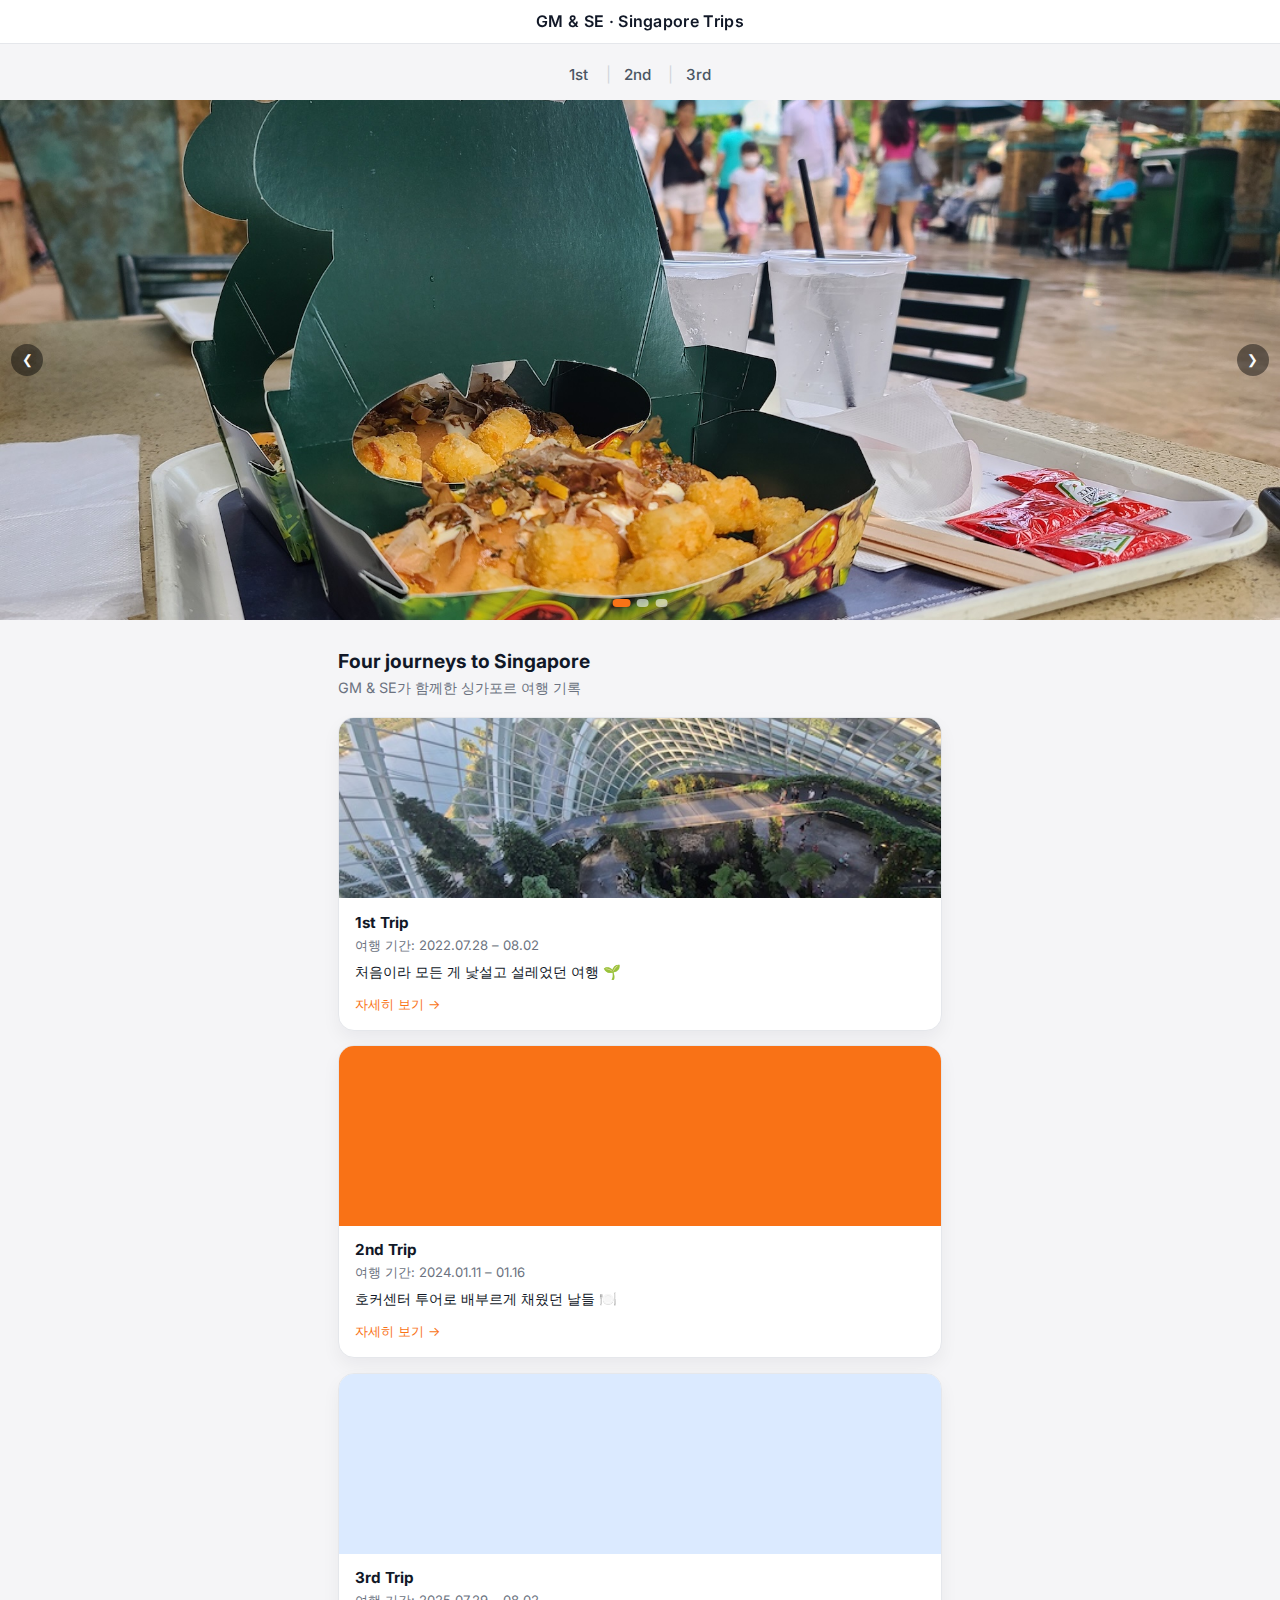
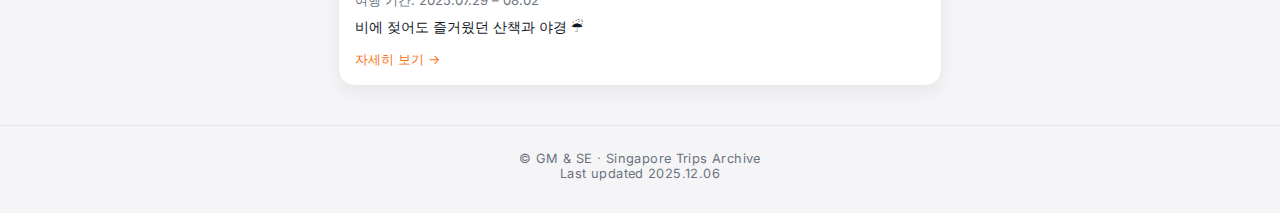
<file: index.html>
<!doctype html>
<html lang="ko">
<head>
  <meta charset="utf-8">
  <meta name="viewport" content="width=device-width, initial-scale=1, viewport-fit=cover">
  <title>Singapore Trips – GM &amp; SE</title>
  <link rel="preconnect" href="https://fonts.googleapis.com">
  <link rel="preconnect" href="https://fonts.gstatic.com" crossorigin>
  <link href="https://fonts.googleapis.com/css2?family=Inter:wght@400;600;700&family=Playfair+Display:wght@600&display=swap" rel="stylesheet">
  <link rel="stylesheet" href="styles.css">
</head>
<body>
  <header class="site-header">
    <a href="index.html" class="brand">GM &amp; SE · Singapore Trips</a>
  </header>

<nav class="trip-nav">
  <a href="trip1.html" class="trip-tab">1st</a>
  <a href="trip2.html" class="trip-tab">2nd</a>
  <a href="trip3.html" class="trip-tab">3rd</a>
</nav>


  <main>
    <!-- Hero Slider (이미지 전용) -->
    <section class="hero-slider">
      <div class="hero-slide active" data-trip="1">
        <img src="assets/trip1-hero.jpg" alt="1st trip hero">
      </div>

      <div class="hero-slide" data-trip="2">
        <img src="assets/trip2-hero.jpg" alt="2nd trip hero">
      </div>

      <div class="hero-slide" data-trip="3">
        <img src="assets/trip3-hero.jpg" alt="3rd trip hero">
      </div>


      <button class="hero-nav hero-prev" aria-label="Previous slide">&#10094;</button>
      <button class="hero-nav hero-next" aria-label="Next slide">&#10095;</button>

      <div class="hero-dots">
        <button class="hero-dot active" data-index="0" aria-label="1st trip"></button>
        <button class="hero-dot" data-index="1" aria-label="2nd trip"></button>
        <button class="hero-dot" data-index="2" aria-label="3rd trip"></button>
      </div>
    </section>

    <!-- Trip Cards -->
    <section class="section">
      <h2 class="section-title">Four journeys to Singapore</h2>
      <p class="section-subtitle">GM &amp; SE가 함께한 싱가포르 여행 기록</p>

      <div class="trip-grid">
        <article class="trip-card">
          <img src="assets/trip1-card.jpg" alt="1st trip thumbnail" class="trip-card-image">
          <div class="trip-card-body">
            <h3 class="trip-label">1st Trip</h3>
            <p class="trip-meta">여행 기간: 2022.07.28 – 08.02</p>
            <p class="trip-one-line">처음이라 모든 게 낯설고 설레었던 여행 🌱</p>
            <a href="trip1.html" class="trip-link">자세히 보기 →</a>
          </div>
        </article>

        <article class="trip-card">
          <img src="assets/trip2-card.jpg" alt="2nd trip thumbnail" class="trip-card-image">
          <div class="trip-card-body">
            <h3 class="trip-label">2nd Trip</h3>
            <p class="trip-meta">여행 기간: 2024.01.11 – 01.16</p>
            <p class="trip-one-line">호커센터 투어로 배부르게 채웠던 날들 🍽️</p>
            <a href="trip2.html" class="trip-link">자세히 보기 →</a>
          </div>
        </article>

        <article class="trip-card">
          <img src="assets/trip3-card.jpg" alt="3rd trip thumbnail" class="trip-card-image">
          <div class="trip-card-body">
            <h3 class="trip-label">3rd Trip</h3>
            <p class="trip-meta">여행 기간: 2025.07.29 – 08.02</p>
            <p class="trip-one-line">비에 젖어도 즐거웠던 산책과 야경 ☔</p>
            <a href="trip3.html" class="trip-link">자세히 보기 →</a>
          </div>
        </article>

      </div>
    </section>
  </main>

  <footer class="footer">
    © GM &amp; SE · Singapore Trips Archive<br>
    Last updated 2025.12.06
  </footer>

  <script src="script.js"></script>
</body>
</html>
</file>
<file: styles.css>
*,
*::before,
*::after {
  box-sizing: border-box;
}

:root {
  --bg: #f5f5f7;
  --bg-soft: #ffffff;
  --card: #ffffff;
  --accent: #f97316;
  --accent-soft: rgba(249, 115, 22, 0.08);
  --text: #111827;
  --muted: #6b7280;
  --border-subtle: #e5e7eb;
}

body {
  margin: 0;
  font-family: "Inter", system-ui, -apple-system, BlinkMacSystemFont, "Segoe UI", sans-serif;
  background-color: var(--bg);
  color: var(--text);
  min-height: 100vh;
  display: flex;
  flex-direction: column;
}

img {
  max-width: 100%;
  display: block;
}

a {
  color: inherit;
  text-decoration: none;
}

/* Header: 로고만, Home 링크 역할 */
.site-header {
  position: sticky;
  top: 0;
  z-index: 20;
  display: flex;
  justify-content: center;
  align-items: center;
  padding: 0.75rem 1rem;
  background: rgba(255, 255, 255, 0.98);
  backdrop-filter: blur(12px);
  border-bottom: 1px solid var(--border-subtle);
}

.brand {
  display: flex;
  flex-direction: column;
  align-items: center;
  font-family: "Inter", sans-serif;
  font-weight: 600;
  letter-spacing: 0.02em;
  line-height: 1.2;
}



/* Trip nav: 회차 탭 (sub pages) */
.trip-nav {
  display: flex;
  justify-content: center;
  align-items: center;
  gap: 0.4rem;
  overflow-x: auto;
  padding: 0.9rem 1.2rem 0.6rem;
  max-width: 640px;
  margin: 0 auto;
}

/* 각 탭 */
.trip-tab {
  flex: 0 0 auto;
  padding: 0.4rem 0.9rem;
  font-size: 0.95rem;
  font-weight: 500;
  color: #4b5563;
  background: transparent;
  border: none;
  position: relative;
}

/* 탭 사이 구분선 */
.trip-tab:not(:last-child)::after {
  content: "|";
  position: absolute;
  right: -0.5rem;
  top: 50%;
  transform: translateY(-50%);
  color: #d1d5db; /* 옅은 회색 */
  font-weight: 400;
}

/* 활성 탭 */
.trip-tab.active {
  color: #f97316;
  font-weight: 700; /* 굵게 */
}



main {
  flex: 1;
}

/* Page container (sub pages) */
.page {
  padding: 1.5rem 1.1rem 3rem;
  max-width: 640px;
  margin: 0 auto;
}

/* Hero slider - 모바일 중심 */
.hero-slider {
  position: relative;
  height: 60vh;
  min-height: 320px;
  max-height: 520px;
  overflow: hidden;
  background: #fff;
}

.hero-slide {
  position: absolute;
  inset: 0;
  opacity: 0;
  transform: scale(1.02);
  transition: opacity 0.6s ease, transform 0.6s ease;
}

.hero-slide img {
  width: 100%;
  height: 100%;
  object-fit: cover;
}

.hero-slide.active {
  opacity: 1;
  transform: scale(1);
}

.hero-nav {
  position: absolute;
  top: 50%;
  transform: translateY(-50%);
  background: rgba(0, 0, 0, 0.45);
  border: none;
  color: #f9fafb;
  width: 32px;
  height: 32px;
  border-radius: 999px;
  display: flex;
  align-items: center;
  justify-content: center;
  cursor: pointer;
}

.hero-prev {
  left: 0.7rem;
}

.hero-next {
  right: 0.7rem;
}

.hero-dots {
  position: absolute;
  bottom: 0.8rem;
  left: 50%;
  transform: translateX(-50%);
  display: flex;
  gap: 0.4rem;
}

.hero-dot {
  width: 8px;
  height: 8px;
  border-radius: 999px;
  border: none;
  background-color: rgba(249, 250, 251, 0.6);
  cursor: pointer;
}

.hero-dot.active {
  width: 18px;
  background-color: #f97316;
}

/* Sections */

.section {
  padding: 1.8rem 1.1rem 2.4rem;
  max-width: 640px;
  margin: 0 auto;
}

.section-inner {
  padding: 1.8rem 0 0;
}

.section-title {
  font-size: 1.2rem;
  margin: 0 0 0.4rem;
}

.section-subtitle {
  margin: 0 0 1.2rem;
  color: var(--muted);
  font-size: 0.9rem;
}

/* Trip cards */

.trip-grid {
  display: grid;
  grid-template-columns: minmax(0, 1fr);
  gap: 0.9rem;
}

.trip-card {
  background: var(--card);
  border-radius: 1rem;
  overflow: hidden;
  border: 1px solid var(--border-subtle);
  display: flex;
  flex-direction: column;
  box-shadow: 0 8px 18px rgba(15, 23, 42, 0.05);
}

.trip-card-image {
  width: 100%;
  height: 180px;
  object-fit: cover;
}

.trip-card-body {
  padding: 0.9rem 1rem 1rem;
}

.trip-label {
  font-size: 0.95rem;
  margin: 0 0 0.3rem;
}

.trip-meta {
  font-size: 0.82rem;
  color: var(--muted);
  margin: 0 0 0.5rem;
}

.trip-one-line {
  font-size: 0.9rem;
  margin: 0 0 0.7rem;
}

.trip-link {
  font-size: 0.82rem;
  color: var(--accent);
}

/* Trip pages */

.trip-header {
  padding: 1.5rem 0 1.1rem;
}

.trip-tag {
  text-transform: uppercase;
  letter-spacing: 0.16em;
  font-size: 0.72rem;
  color: var(--muted);
  margin: 0 0 0.5rem;
}

.trip-title {
  font-family: "Playfair Display", "Times New Roman", serif;
  font-size: 1.6rem;
  margin: 0 0 0.6rem;
}

.trip-subtitle {
  margin: 0;
  color: var(--muted);
  font-size: 0.9rem;
}

.overview-grid {
  display: grid;
  grid-template-columns: minmax(0, 1fr);
  gap: 0.7rem;
}

.overview-item {
  background: var(--card);
  border-radius: 0.9rem;
  padding: 0.9rem 1rem;
  border: 1px solid var(--border-subtle);
}

.overview-item h3 {
  margin: 0 0 0.3rem;
  font-size: 0.9rem;
}

.overview-item p {
  margin: 0;
  font-size: 0.86rem;
  color: var(--muted);
}


/* Day 카드 */
.day-list {
  display: grid;
  gap: 0.7rem;
}

.day-card {
  background: var(--card);
  border-radius: 0.9rem;
  padding: 0.85rem 1rem 1rem;
  border: 1px dashed var(--border-subtle);
}

/* Day 헤더: Day + 날짜 */
.day-header {
  display: flex;
  justify-content: space-between;
  align-items: baseline;
  margin-bottom: 0.6rem;
}

.day-date {
  font-size: 0.78rem;
  color: var(--muted);
}

/* Day 안에서 이미지 + 텍스트 쌓이는 영역 */
.day-log {
  display: flex;
  flex-direction: column;
  gap: 0.8rem;
}

/* 각 이미지+텍스트 블록 */
.day-block {
  display: flex;
  flex-direction: column;
  gap: 0.4rem;
}

/* 🔳 정사각형 이미지 버튼 */
.day-photo-button {
  width: 100%;
  padding: 0;
  border: none;
  background: none;
  border-radius: 0.7rem;
  overflow: hidden;
  position: relative;
}

.day-photo {
  inset: 0;
  width: 100%;
  height: auto;

}

/* 설명 텍스트 */
.day-note {
  margin: 0;
  font-size: 0.87rem;
  color: var(--text);
}


.day-card h3 {
  margin: 0 0 0.3rem;
  font-size: 0.9rem;
}

.day-card p {
  margin: 0;
  font-size: 0.85rem;
  color: var(--muted);
}

/* Day 안 이미지 버튼 (클릭 → 모달) */




/* Gallery */

.gallery-grid {
  display: grid;
  grid-template-columns: repeat(3, minmax(0, 1fr));
  gap: 0.6rem;
}

.gallery-item {
  border: none;
  padding: 0;
  background: none;
  cursor: pointer;
  border-radius: 0.7rem;
  overflow: hidden;
  border: 1px solid transparent;
}

.gallery-item img {
  width: 100%;
  height: 96px;
  object-fit: cover;
  display: block;
}

.gallery-item:hover {
  border-color: var(--accent-soft);
}

/* Modal */

.modal {
  position: fixed;
  inset: 0;
  display: none;
  align-items: center;
  justify-content: center;
  z-index: 40;
}

.modal.open {
  display: flex;
}

.modal-backdrop {
  position: absolute;
  inset: 0;
  background: rgba(15, 23, 42, 0.6);
}

.modal-content {
  position: relative;
  background: #ffffff;
  border-radius: 1rem;
  max-width: 640px;
  width: calc(100% - 2rem);
  padding: 1rem 0.9rem 0.8rem;
  border: 1px solid var(--border-subtle);
  z-index: 1;
}

.modal-image {
  width: 100%;
  max-height: 70vh;
  object-fit: contain;
  border-radius: 0.7rem;
}

.modal-caption {
  margin: 0.7rem 0 0.1rem;
  font-size: 0.85rem;
  color: var(--muted);
}

/* Modal controls */

.modal-close {
  position: absolute;
  top: 0.75rem;
  right: 0.6rem;
  background: none;
  border: none;
  color: var(--muted);
  font-size: 1.5rem;
  cursor: pointer;
}

.modal-arrow {
  position: absolute;
  top: 50%;
  transform: translateY(-50%);
  background: rgba(15, 23, 42, 0.65);
  border: none;
  color: #f9fafb;
  width: 32px;
  height: 32px;
  border-radius: 999px;
  display: flex;
  align-items: center;
  justify-content: center;
  cursor: pointer;
}

.modal-prev {
  left: 0.4rem;
}

.modal-next {
  right: 0.4rem;
}

/* Footer */

.footer {
  text-align: center;
  color: var(--muted);
  font-size: 0.8rem;
  padding: 1.6rem 1rem 2rem;
  border-top: 1px solid var(--border-subtle);
  letter-spacing: 0.03em;
}



/* Day 헤더: Day + 날짜 한 줄 */
.day-header {
  display: flex;
  justify-content: space-between;
  align-items: baseline;
  margin-bottom: 0.4rem;
}

.day-date {
  font-size: 0.78rem;
  color: var(--muted);
}

/* Day 안에서 이미지+텍스트 쌓이는 영역 */
.day-log {
  display: flex;
  flex-direction: column;
  gap: 0.8rem; /* 블록 간 간격 */
}

/* 각 이미지+텍스트 블록 */
.day-block {
  display: flex;
  flex-direction: column;
  gap: 0.3rem;
}

.day-photo-button {
  padding: 0;
  border: none;
  background: none;
  border-radius: 0.7rem;
  overflow: hidden;
}

.day-photo {
  width: 100%;
  object-fit: cover;
}

.day-note {
  margin: 0;
  font-size: 0.87rem;
}
</file>
